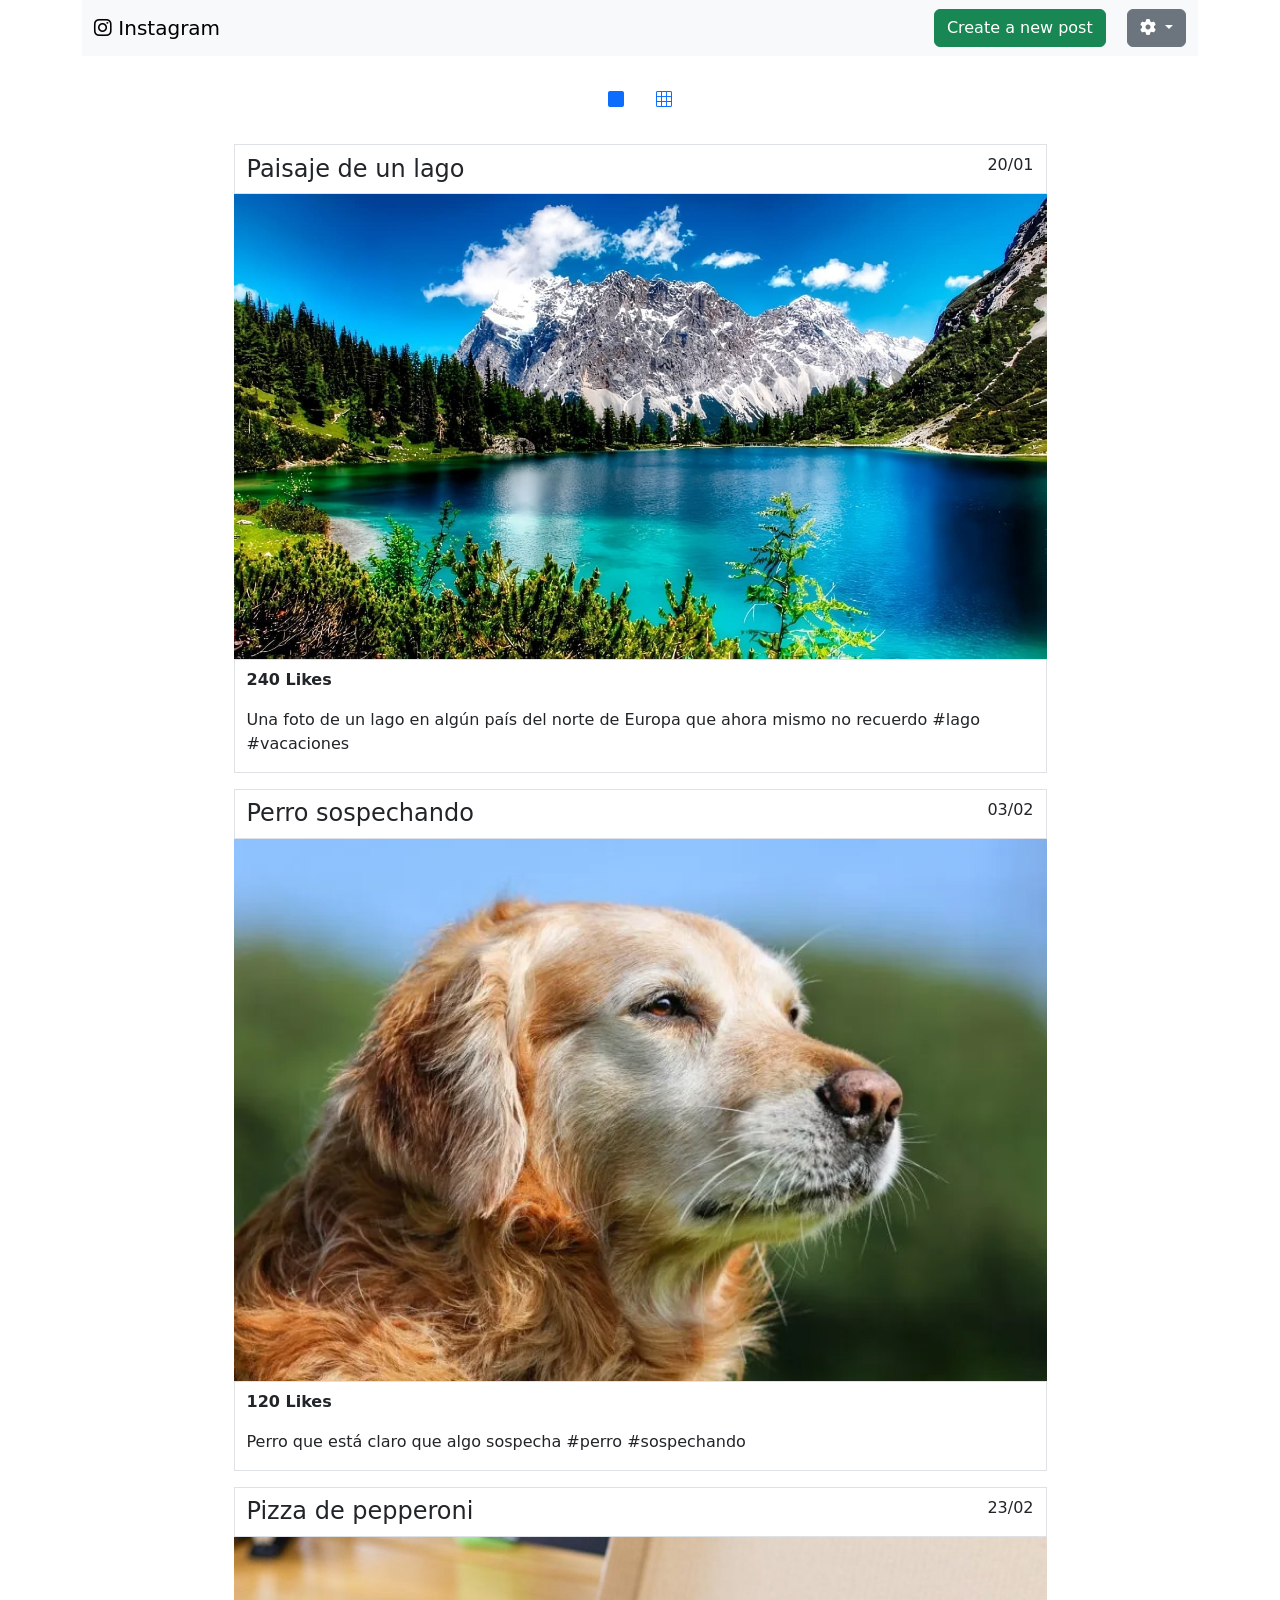
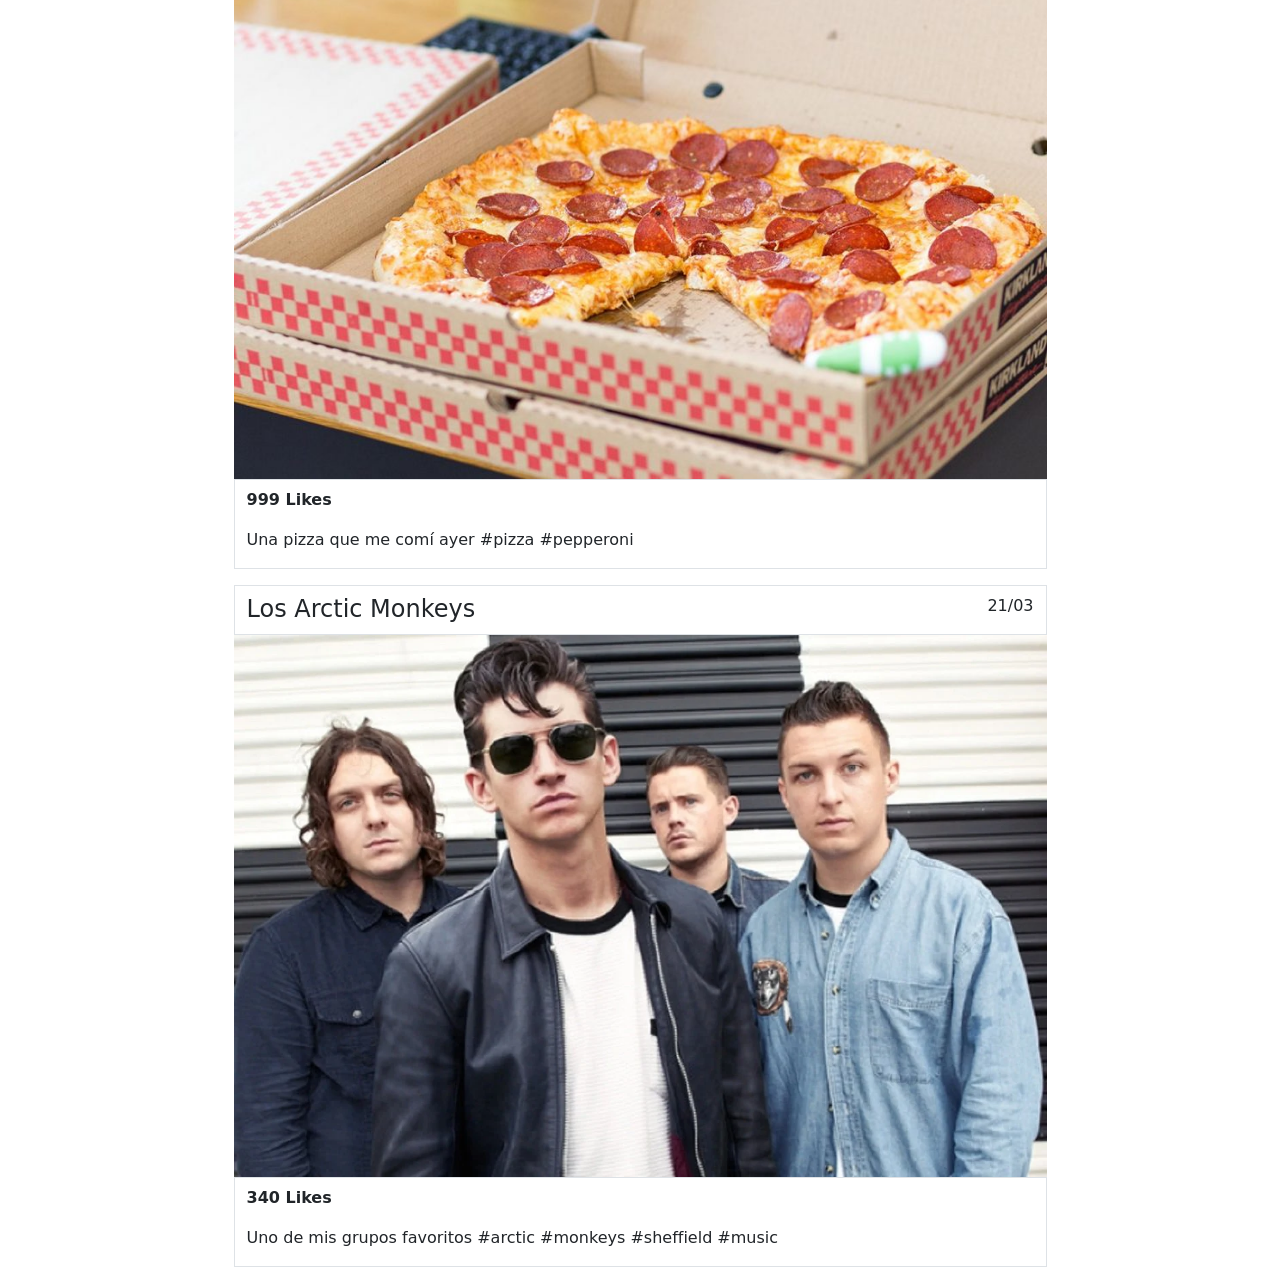
<file: index.html>
<!DOCTYPE html>
<html lang="es">

<head>

    <meta charset="UTF-8">
    <meta name="viewport" content="width=device-width, initial-scale=1.0">

    <!-- Hojas de estilos -->
    <link href="https://cdn.jsdelivr.net/npm/bootstrap@5.3.8/dist/css/bootstrap.min.css" rel="stylesheet"
        integrity="sha384-sRIl4kxILFvY47J16cr9ZwB07vP4J8+LH7qKQnuqkuIAvNWLzeN8tE5YBujZqJLB" crossorigin="anonymous">
    <link rel="stylesheet" href="https://cdn.jsdelivr.net/npm/bootstrap-icons@1.13.1/font/bootstrap-icons.min.css">
    <link rel="stylesheet" href="https://cdnjs.cloudflare.com/ajax/libs/font-awesome/6.5.1/css/all.min.css">
    <link rel="stylesheet" type="text/css" href="styles.css">

    <title>Instagram feed with Bootstrap</title>

</head>

<body class="d-flex flex-column align-items-start">

    <div class="container d-flex flex-column gap-4">
        <nav class="navbar bg-body-tertiary">
            <div class="container-fluid">
                <a class="navbar-brand" href="#">
                    <i class="fa-brands fa-instagram"></i>
                    Instagram
                </a>
                <div>
                    <button type="button" class="btn btn-success me-3" data-bs-toggle="modal"
                        data-bs-target="#exampleModal" data-bs-whatever="@mdo">Create a new post</button>
                    <div class="modal fade" id="exampleModal" tabindex="-1" aria-labelledby="exampleModalLabel"
                        aria-hidden="true">
                        <div class="modal-dialog">
                            <div class="modal-content">
                                <div class="modal-header">
                                    <h1 class="modal-title fs-5" id="exampleModalLabel">Create a new post</h1>
                                    <button type="button" class="btn-close" data-bs-dismiss="modal"
                                        aria-label="Close"></button>
                                </div>
                                <div class="modal-body">
                                    <form>
                                        <div class="mb-3">
                                            <label for="message-text" class="col-form-label">Caption:</label>
                                            <textarea class="form-control" id="message-text"
                                                placeholder="Add the caption of your post here"></textarea>
                                        </div>
                                    </form>
                                    <div>
                                        <button type="button" class="btn btn-light"><i
                                                class="fa-solid fa-camera"></i></button>
                                        <button type="button" class="btn btn-light"><i
                                                class="fa-solid fa-location-dot"></i></button>
                                    </div>
                                </div>
                                <div class="modal-footer">
                                    <button type="button" class="btn btn-secondary"
                                        data-bs-dismiss="modal">Close</button>
                                    <button type="button" class="btn btn-success">Publish</button>
                                </div>
                            </div>
                        </div>
                    </div>
                    <div class="btn-group">
                        <button type="button" class="btn btn-secondary dropdown-toggle" data-bs-toggle="dropdown"
                            aria-expanded="false">
                            <i class="fa-solid fa-gear"></i>
                        </button>
                        <ul class="dropdown-menu">
                            <li><a class="dropdown-item" href="#">Profile</a></li>
                            <li><a class="dropdown-item" href="#">Accesibility</a></li>
                            <li><a class="dropdown-item" href="#">Privacy and Data</a></li>
                            <li>
                                <hr class="dropdown-divider">
                            </li>
                            <li><a class="dropdown-item text-danger" href="#">Log out</a></li>
                        </ul>
                    </div>
                </div>
            </div>
        </nav>

        <ul class="nav nav-tab mx-auto" id="myTab" role="tablist">
            <li class="nav-item" role="presentation">
                <button class="nav-link active" id="home-tab" data-bs-toggle="tab" data-bs-target="#home-tab-pane"
                    type="button" role="tab" aria-controls="home-tab-pane" aria-selected="true"><i
                        class="bi bi-square-fill"></i></button></button>
            </li>
            <li class="nav-item" role="presentation">
                <button class="nav-link" id="profile-tab" data-bs-toggle="tab" data-bs-target="#profile-tab-pane"
                    type="button" role="tab" aria-controls="profile-tab-pane" aria-selected="false"><i
                        class="bi bi-grid-3x3"></i>
            </li>
        </ul>
        <div class="tab-content" id="myTabContent">
            <div class="tab-pane fade show active primera-pagina" id="home-tab-pane" role="tabpanel"
                aria-labelledby="home-tab" tabindex="0">
                <div class="container d-flex flex-column align-items-center w-75 mb-3">
                    <div class="container d-flex align-items-center justify-content-between border pt-2">
                        <h4>Paisaje de un lago</h4>
                        <p class="align-self-start">20/01</p>
                    </div>
                    <img src="imagenes/Que-es-paisaje.jpg" alt="paisaje">
                    <div class="container d-flex flex-column align-items-start border pt-2">
                        <p><strong>240 Likes</strong></p>
                        <p>Una foto de un lago en algún país del norte de Europa que ahora mismo no recuerdo #lago
                            #vacaciones
                        </p>
                    </div>
                </div>
                <div class="container d-flex flex-column align-items-center w-75 mb-3">
                    <div class="container d-flex align-items-center justify-content-between border pt-2">
                        <h4>Perro sospechando</h4>
                        <p class="align-self-start">03/02</p>
                    </div>
                    <img src="imagenes/perro.webp" alt="perro">
                    <div class="container d-flex flex-column align-items-start border pt-2">
                        <p><strong>120 Likes</strong></p>
                        <p>Perro que está claro que algo sospecha #perro #sospechando</p>
                    </div>
                </div>
                <div class="container d-flex flex-column align-items-center w-75 mb-3">
                    <div class="container d-flex align-items-center justify-content-between border pt-2">
                        <h4>Pizza de pepperoni</h4>
                        <p class="align-self-start">23/02</p>
                    </div>
                    <img src="imagenes/Platos-de-comida-que-pides-a-domicilio-y-puedes-hacer-en-casa-945x630.jpg"
                        alt="pizza">
                    <div class="container d-flex flex-column align-items-start border pt-2">
                        <p><strong>999 Likes</strong></p>
                        <p>Una pizza que me comí ayer #pizza #pepperoni</p>
                    </div>
                </div>
                <div class="container d-flex flex-column align-items-center w-75 mb-3">
                    <div class="container d-flex align-items-center justify-content-between border pt-2">
                        <h4>Los Arctic Monkeys</h4>
                        <p class="align-self-start">21/03</p>
                    </div>
                    <img src="imagenes/arctic-monkeys.jpg.webp" alt="arctic monkeys">
                    <div class="container d-flex flex-column align-items-start border pt-2">
                        <p><strong>340 Likes</strong></p>
                        <p>Uno de mis grupos favoritos #arctic #monkeys #sheffield #music</p>
                    </div>
                </div>
            </div>
            <div class="tab-pane fade" id="profile-tab-pane" role="tabpanel" aria-labelledby="profile-tab" tabindex="0">
                <div class="container-fluid d-flex flex-column gap-2 mt-5 segunda-pagina">
                    <div class="row gap-2">
                        <img class="col" src="imagenes/Que-es-paisaje.jpg" alt="paisaje">
                        <img class="col" src="imagenes/perro.webp" alt="perro">
                        <img class="col"
                            src="imagenes/Platos-de-comida-que-pides-a-domicilio-y-puedes-hacer-en-casa-945x630.jpg"
                            alt="comida">
                    </div>
                    <div class="row gap-2">
                        <img class="col" src="imagenes/arctic-monkeys.jpg.webp" alt="arctic monkeys">
                        <img class="col" src="imagenes/4ce7e281-6488-44b8-8350-720b24951804.jpg" alt="mi gato sam">
                        <img class="col" src="imagenes/b6166a07-2faf-44b4-824f-216c79632cf0.jpg" alt="yo y mi gato sam">
                    </div>
                    <div class="row gap-2">
                        <img class="col" src="imagenes/donostia-1-1.jpg" alt="donostia">
                        <img class="col" src="imagenes/IMG_9986.jpeg" alt="ramen hecho por mi">
                        <img class="col" src="imagenes/p-elpuerto.jpg" alt="el puerto de santa maría">
                    </div>
                </div>
            </div>
        </div>

    </div>

    <script src="https://cdn.jsdelivr.net/npm/@popperjs/core@2.11.8/dist/umd/popper.min.js"
        integrity="sha384-I7E8VVD/ismYTF4hNIPjVp/Zjvgyol6VFvRkX/vR+Vc4jQkC+hVqc2pM8ODewa9r"
        crossorigin="anonymous"></script>
    <script src="https://cdn.jsdelivr.net/npm/bootstrap@5.3.8/dist/js/bootstrap.min.js"
        integrity="sha384-G/EV+4j2dNv+tEPo3++6LCgdCROaejBqfUeNjuKAiuXbjrxilcCdDz6ZAVfHWe1Y"
        crossorigin="anonymous"></script>
</body>

</html>
</file>
<file: styles.css>
.primera-pagina img {
    width: 100%;;
}

.segunda-pagina img {
    width: 400px;
    height: 310px;
    object-fit: cover;
}

.col {
    padding: 0;
}
</file>
